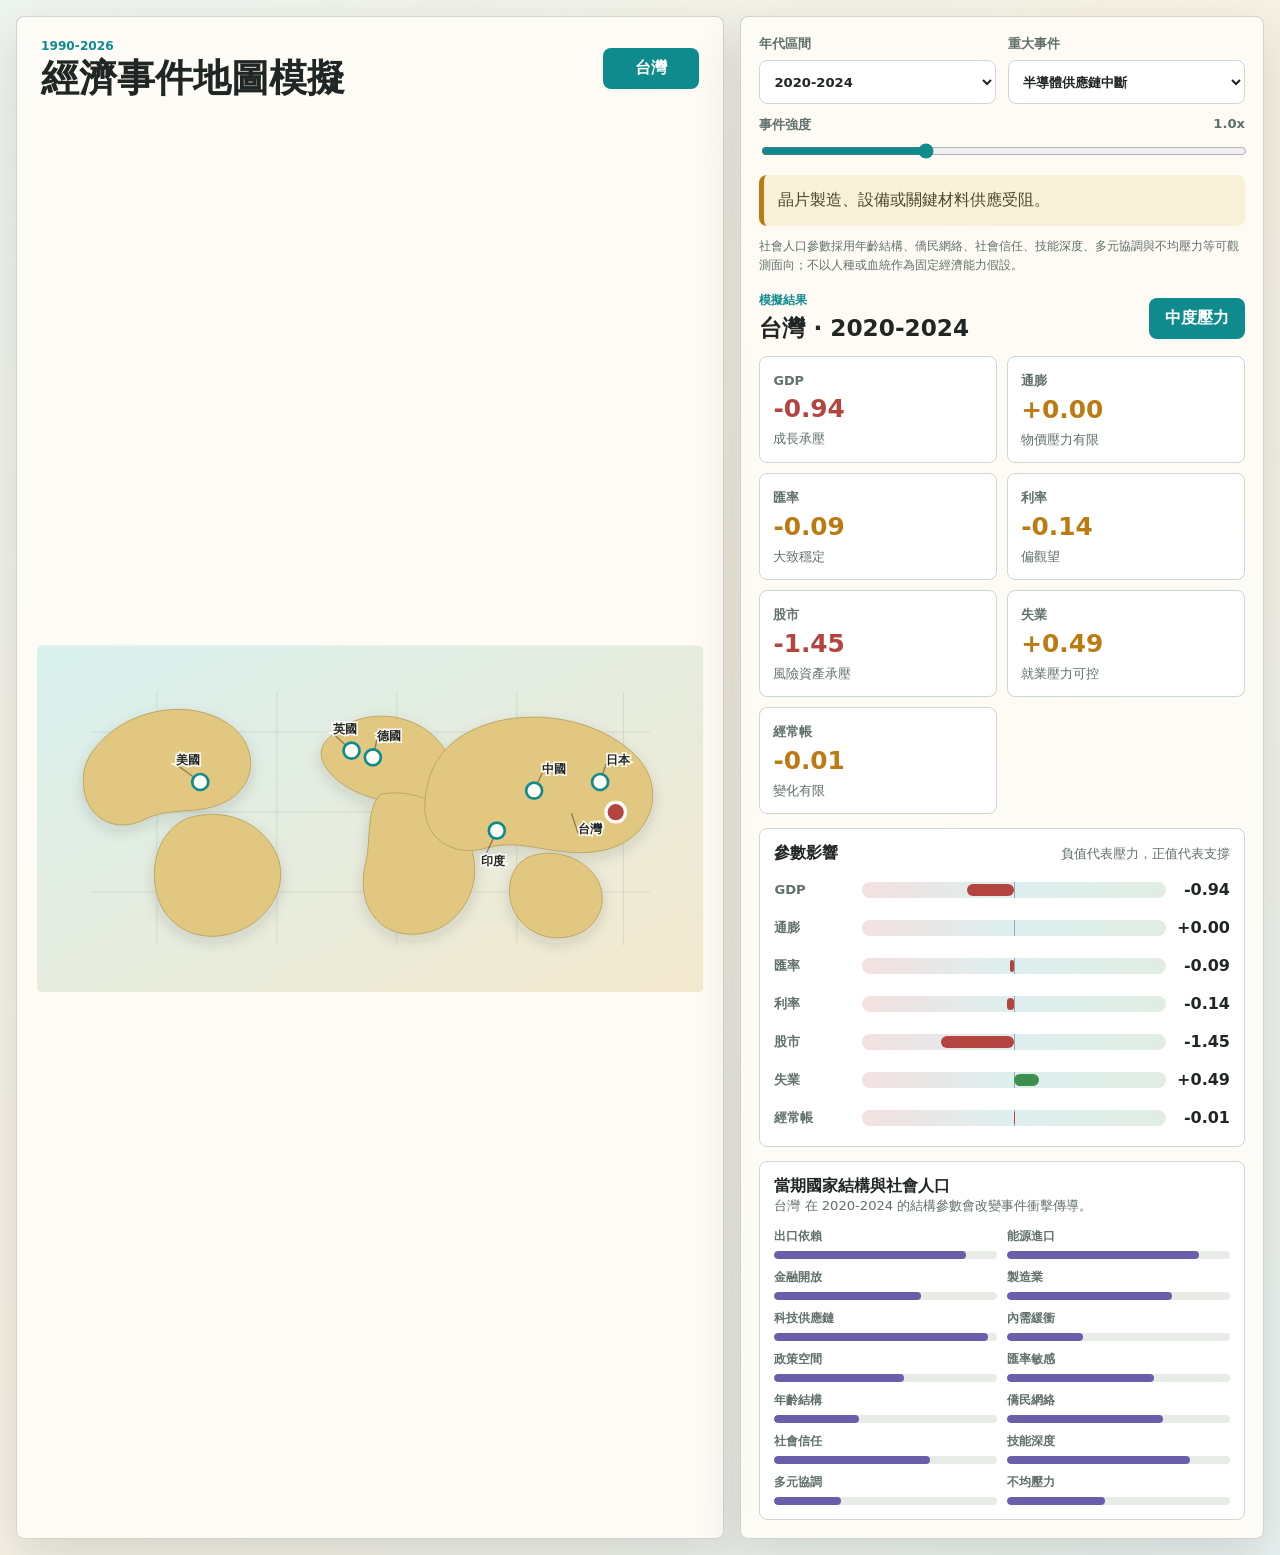
<file: economic-simulation-map/index.html>
<!doctype html>
<html lang="zh-Hant">
  <head>
    <meta charset="utf-8">
    <meta name="viewport" content="width=device-width, initial-scale=1">
    <meta name="description" content="以地圖選國家、年代區間與重大經濟事件，納入經濟結構與社會人口結構，模擬 GDP、通膨、匯率、利率、股市、失業與經常帳影響。">
    <meta name="theme-color" content="#0f8b8d">
    <meta property="og:title" content="經濟事件地圖模擬">
    <meta property="og:description" content="選擇國家、年代區間與重大事件，查看各項經濟參數的方向性影響。">
    <meta property="og:type" content="website">
    <meta property="og:url" content="https://cheni44.github.io/TheDonDon/economic-simulation-map/">
    <title>經濟事件地圖模擬</title>
    <link rel="canonical" href="https://cheni44.github.io/TheDonDon/economic-simulation-map/">
    <link rel="stylesheet" href="styles.css">
  </head>
  <body>
    <main class="app-shell">
      <section class="map-panel" aria-label="國家地圖選擇">
        <div class="topbar">
          <div>
            <p class="eyebrow">1990-2026</p>
            <h1>經濟事件地圖模擬</h1>
          </div>
          <div class="selected-chip" id="selectedCountryChip">台灣</div>
        </div>

        <div class="map-wrap">
          <svg id="worldMap" viewBox="0 0 1000 520" role="img" aria-label="世界地圖，可點選德國、英國、印度、中國、台灣、日本、美國">
            <defs>
              <linearGradient id="sea" x1="0" x2="1" y1="0" y2="1">
                <stop offset="0%" stop-color="#d8f0ee"></stop>
                <stop offset="100%" stop-color="#f4e9cf"></stop>
              </linearGradient>
              <filter id="softShadow" x="-20%" y="-20%" width="140%" height="140%">
                <feDropShadow dx="0" dy="8" stdDeviation="10" flood-color="#20302d" flood-opacity="0.15"></feDropShadow>
              </filter>
            </defs>
            <rect width="1000" height="520" rx="8" fill="url(#sea)"></rect>
            <g class="graticule">
              <path d="M80 130 H920 M80 250 H920 M80 370 H920"></path>
              <path d="M180 70 V450 M360 70 V450 M540 70 V450 M720 70 V450 M880 70 V450"></path>
            </g>
            <g class="land" filter="url(#softShadow)">
              <path d="M98 142 C145 94 231 80 286 117 C332 148 333 208 284 234 C244 256 202 241 162 261 C118 283 75 260 70 214 C67 184 76 164 98 142 Z"></path>
              <path d="M224 260 C281 241 339 265 360 315 C382 367 339 428 273 436 C224 441 183 410 177 359 C172 315 189 277 224 260 Z"></path>
              <path d="M448 131 C489 93 564 100 601 142 C636 181 615 231 561 235 C509 239 451 215 431 179 C421 159 428 144 448 131 Z"></path>
              <path d="M516 223 C576 213 633 247 652 306 C673 370 624 440 554 433 C504 428 480 381 493 327 C502 291 493 244 516 223 Z"></path>
              <path d="M630 141 C706 87 834 101 898 165 C948 215 924 296 842 309 C777 319 728 288 675 304 C625 319 579 290 582 238 C584 197 599 164 630 141 Z"></path>
              <path d="M735 319 C766 304 812 313 836 344 C861 377 846 423 806 435 C762 449 717 423 710 380 C706 354 715 330 735 319 Z"></path>
            </g>
            <g id="countryMarkers"></g>
          </svg>
        </div>
      </section>

      <section class="control-panel" aria-label="模擬控制與結果">
        <div class="control-grid">
          <label>
            年代區間
            <select id="periodSelect"></select>
          </label>
          <label>
            重大事件
            <select id="eventSelect"></select>
          </label>
          <label class="intensity-control">
            <span>事件強度 <strong id="intensityValue">1.0x</strong></span>
            <input id="intensitySlider" type="range" min="0.5" max="2" value="1" step="0.1">
          </label>
        </div>

        <div class="event-summary" id="eventSummary"></div>
        <p class="model-note">社會人口參數採用年齡結構、僑民網絡、社會信任、技能深度、多元協調與不均壓力等可觀測面向；不以人種或血統作為固定經濟能力假設。</p>

        <div class="result-head">
          <div>
            <p class="eyebrow">模擬結果</p>
            <h2 id="resultTitle">台灣 · 2020-2024</h2>
          </div>
          <div class="score-badge" id="riskBadge">中度壓力</div>
        </div>

        <div class="metrics" id="metrics"></div>

        <div class="chart-panel">
          <div class="chart-head">
            <h3>參數影響</h3>
            <span>負值代表壓力，正值代表支撐</span>
          </div>
          <div class="bar-chart" id="barChart"></div>
        </div>

        <div class="profile-panel">
          <div>
            <h3>當期國家結構與社會人口</h3>
            <p id="profileNote"></p>
          </div>
          <div class="profile-grid" id="profileGrid"></div>
        </div>
      </section>
    </main>

    <script src="app.js"></script>
  </body>
</html>
</file>
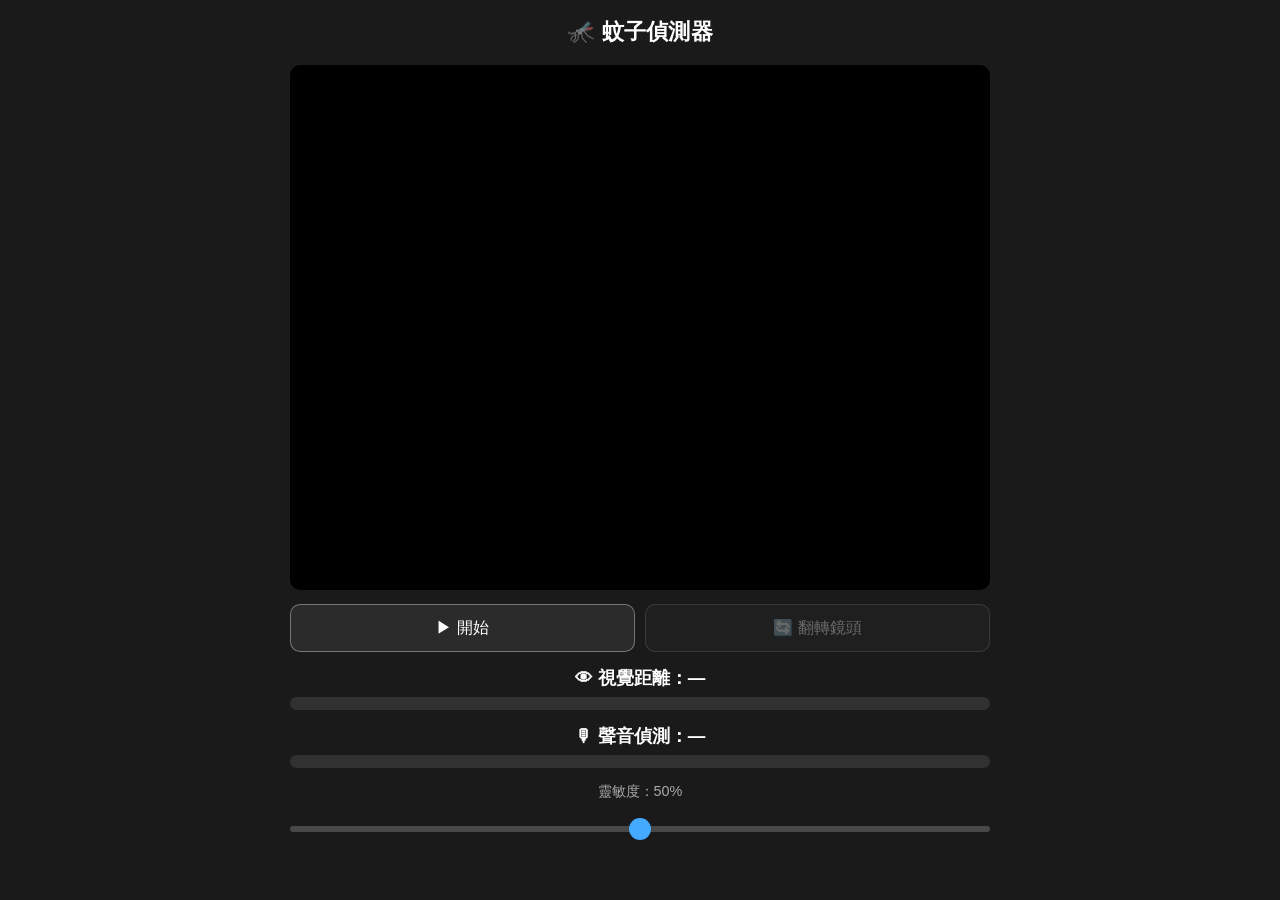
<file: mosquito-detector-web/index.html>
<!DOCTYPE html>
<html lang="zh-TW">
<head>
  <meta charset="UTF-8" />
  <meta name="viewport" content="width=device-width, initial-scale=1.0" />
  <title>🦟 蚊子偵測器</title>
  <link rel="stylesheet" href="style.css" />
</head>
<body>
  <div class="container">
    <h1>🦟 蚊子偵測器</h1>

    <!-- Live preview + bounding-box overlay -->
    <div class="preview-wrapper">
      <video id="video" autoplay muted playsinline></video>
      <canvas id="overlay"></canvas>
    </div>

    <!-- Camera error message + retry -->
    <div id="errorMsg" class="error-msg" hidden>
      <p id="errorText"></p>
      <button id="retryBtn" class="btn btn-retry" hidden>🔄 重試</button>
    </div>

    <!-- Start / Stop + Flip Camera -->
    <div class="controls">
      <button id="startBtn">▶ 開始</button>
      <button id="flipBtn" disabled>🔄 翻轉鏡頭</button>
    </div>

    <!-- Proximity meter (visual blobs) -->
    <div class="proximity-section">
      <p id="proximityText">👁 視覺距離：—</p>
      <div class="prox-bar-bg">
        <div id="proxBar"></div>
      </div>
    </div>

    <!-- Sound detection meter (mic FFT) -->
    <div class="sound-section">
      <p id="soundText">🎙 聲音偵測：—</p>
      <div class="sound-bar-bg">
        <div id="soundBar"></div>
      </div>
    </div>

    <!-- Sensitivity slider -->
    <div class="sensitivity-section">
      <label for="sensitivitySlider">
        靈敏度：<span id="sensitivityValue">50%</span>
      </label>
      <input
        type="range"
        id="sensitivitySlider"
        min="0"
        max="1"
        step="0.01"
        value="0.5"
      />
    </div>
  </div>

  <script src="app.js?v=3" defer></script>
</body>
</html>
</file>
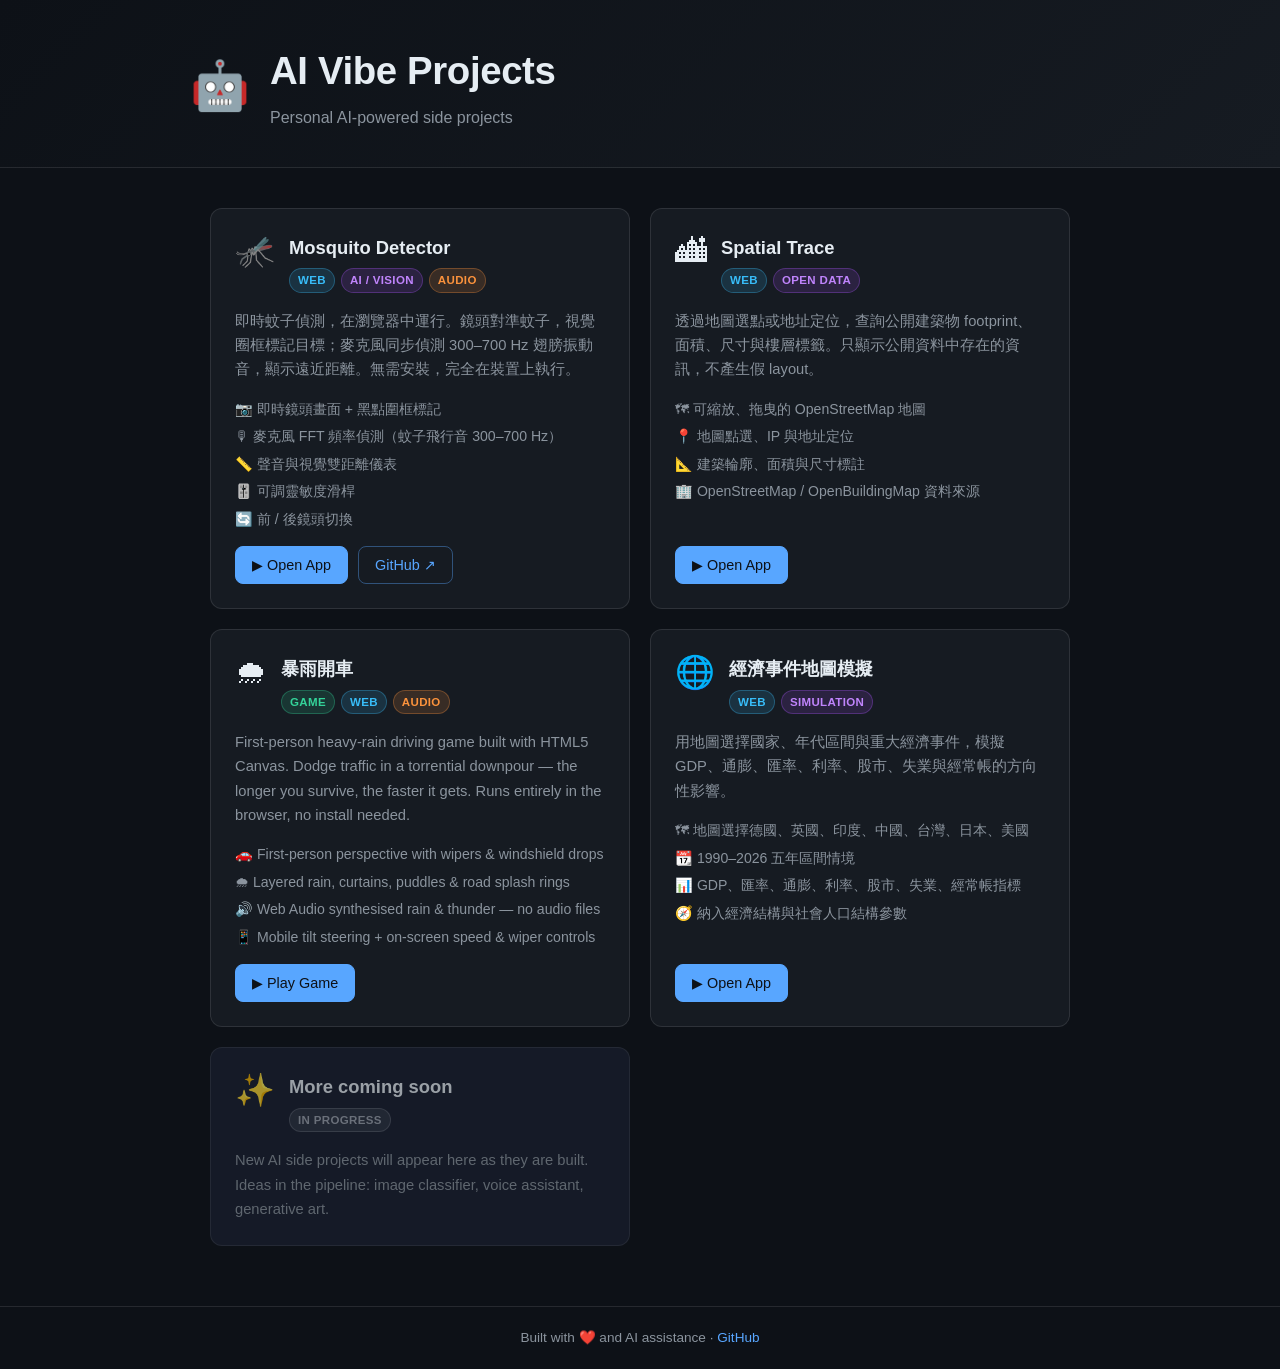
<file: portal/index.html>
<!DOCTYPE html>
<html lang="en">
<head>
  <meta charset="UTF-8" />
  <meta name="viewport" content="width=device-width, initial-scale=1.0" />
  <title>AI Vibe Projects</title>
  <link rel="stylesheet" href="style.css" />
</head>
<body>

  <header class="site-header">
    <div class="header-inner">
      <span class="header-icon">🤖</span>
      <div>
        <h1>AI Vibe Projects</h1>
        <p class="header-sub">Personal AI-powered side projects</p>
      </div>
    </div>
  </header>

  <main class="container">

    <section class="project-grid">

      <!-- ── Mosquito Detector Web ── -->
      <article class="card">
        <div class="card-header">
          <span class="card-icon">🦟</span>
          <div class="card-meta">
            <h2 class="card-title">Mosquito Detector</h2>
            <div class="tags">
              <span class="tag tag-web">Web</span>
              <span class="tag tag-ai">AI / Vision</span>
              <span class="tag tag-audio">Audio</span>
            </div>
          </div>
        </div>
        <p class="card-desc">
          即時蚊子偵測，在瀏覽器中運行。鏡頭對準蚊子，視覺圈框標記目標；麥克風同步偵測 300–700 Hz 翅膀振動音，顯示遠近距離。無需安裝，完全在裝置上執行。
        </p>
        <ul class="card-features">
          <li>📷 即時鏡頭畫面 + 黑點圍框標記</li>
          <li>🎙 麥克風 FFT 頻率偵測（蚊子飛行音 300–700 Hz）</li>
          <li>📏 聲音與視覺雙距離儀表</li>
          <li>🎚️ 可調靈敏度滑桿</li>
          <li>🔄 前 / 後鏡頭切換</li>
        </ul>
        <div class="card-actions">
          <a class="btn btn-primary" href="mosquito-detector-web/">▶ Open App</a>
          <a class="btn btn-secondary" href="https://github.com/search?q=mosquito-detector-web" target="_blank" rel="noopener">GitHub ↗</a>
        </div>
      </article>

      <!-- Spatial Trace -->
      <article class="card">
        <div class="card-header">
          <span class="card-icon">🏙</span>
          <div class="card-meta">
            <h2 class="card-title">Spatial Trace</h2>
            <div class="tags">
              <span class="tag tag-web">Web</span>
              <span class="tag tag-ai">Open Data</span>
            </div>
          </div>
        </div>
        <p class="card-desc">
          透過地圖選點或地址定位，查詢公開建築物 footprint、面積、尺寸與樓層標籤。只顯示公開資料中存在的資訊，不產生假 layout。
        </p>
        <ul class="card-features">
          <li>🗺 可縮放、拖曳的 OpenStreetMap 地圖</li>
          <li>📍 地圖點選、IP 與地址定位</li>
          <li>📐 建築輪廓、面積與尺寸標註</li>
          <li>🏢 OpenStreetMap / OpenBuildingMap 資料來源</li>
        </ul>
        <div class="card-actions">
          <a class="btn btn-primary" href="building-footprint-map/">▶ Open App</a>
        </div>
      </article>

      <!-- ── Rainy Drive ── -->
      <article class="card">
        <div class="card-header">
          <span class="card-icon">🌧</span>
          <div class="card-meta">
            <h2 class="card-title">暴雨開車</h2>
            <div class="tags">
              <span class="tag tag-game">Game</span>
              <span class="tag tag-web">Web</span>
              <span class="tag tag-audio">Audio</span>
            </div>
          </div>
        </div>
        <p class="card-desc">
          First-person heavy-rain driving game built with HTML5 Canvas.
          Dodge traffic in a torrential downpour — the longer you survive, the faster it gets.
          Runs entirely in the browser, no install needed.
        </p>
        <ul class="card-features">
          <li>🚗 First-person perspective with wipers &amp; windshield drops</li>
          <li>🌧 Layered rain, curtains, puddles &amp; road splash rings</li>
          <li>🔊 Web Audio synthesised rain &amp; thunder — no audio files</li>
          <li>📱 Mobile tilt steering + on-screen speed &amp; wiper controls</li>
        </ul>
        <div class="card-actions">
          <a class="btn btn-primary" href="rainy-drive/">▶ Play Game</a>
        </div>
      </article>

      <!-- Economic Simulation Map -->
      <article class="card">
        <div class="card-header">
          <span class="card-icon">🌐</span>
          <div class="card-meta">
            <h2 class="card-title">經濟事件地圖模擬</h2>
            <div class="tags">
              <span class="tag tag-web">Web</span>
              <span class="tag tag-ai">Simulation</span>
            </div>
          </div>
        </div>
        <p class="card-desc">
          用地圖選擇國家、年代區間與重大經濟事件，模擬 GDP、通膨、匯率、利率、股市、失業與經常帳的方向性影響。
        </p>
        <ul class="card-features">
          <li>🗺 地圖選擇德國、英國、印度、中國、台灣、日本、美國</li>
          <li>📆 1990–2026 五年區間情境</li>
          <li>📊 GDP、匯率、通膨、利率、股市、失業、經常帳指標</li>
          <li>🧭 納入經濟結構與社會人口結構參數</li>
        </ul>
        <div class="card-actions">
          <a class="btn btn-primary" href="economic-simulation-map/">▶ Open App</a>
        </div>
      </article>

      <!-- ── Coming soon placeholder ── -->
      <article class="card card-placeholder">
        <div class="card-header">
          <span class="card-icon">✨</span>
          <div class="card-meta">
            <h2 class="card-title">More coming soon</h2>
            <div class="tags">
              <span class="tag tag-wip">In Progress</span>
            </div>
          </div>
        </div>
        <p class="card-desc">
          New AI side projects will appear here as they are built.
          Ideas in the pipeline: image classifier, voice assistant, generative art.
        </p>
      </article>

    </section>

  </main>

  <footer class="site-footer">
    <p>Built with ❤️ and AI assistance · <a href="https://github.com" target="_blank" rel="noopener">GitHub</a></p>
  </footer>

</body>
</html>
</file>
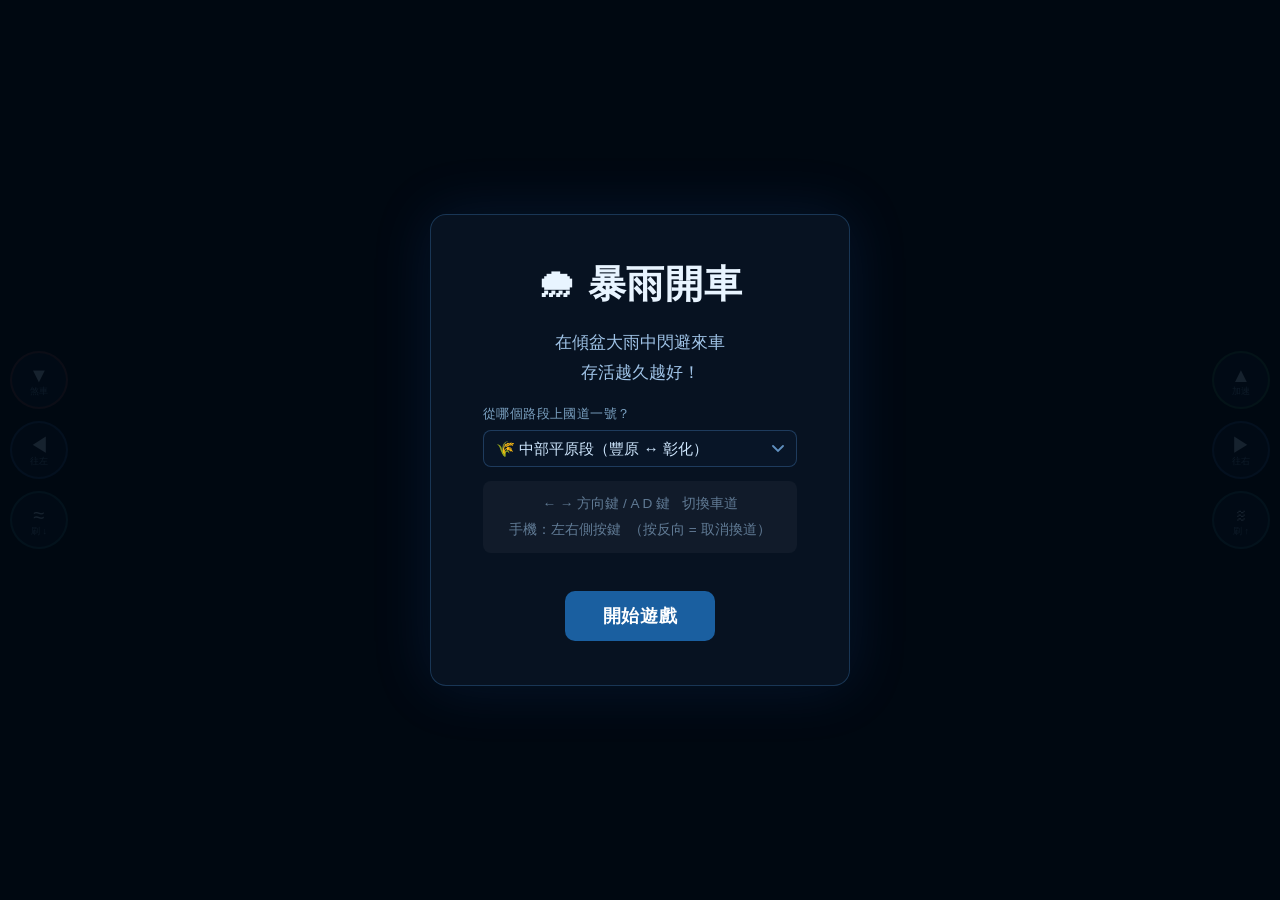
<file: rainy-drive/index.html>
<!DOCTYPE html>
<html lang="zh-TW">
<head>
  <meta charset="UTF-8" />
  <meta name="viewport" content="width=device-width, initial-scale=1.0" />
  <title>暴雨開車</title>
  <link rel="stylesheet" href="style.css" />
</head>
<body>
  <div id="gameWrapper">
    <canvas id="gameCanvas"></canvas>

    <!-- Overlays inside #gameWrapper — rotate to landscape with the wrapper on portrait mobile -->
    <div id="startScreen" class="overlay">
      <div class="card">
        <h1>🌧 暴雨開車</h1>
        <p>在傾盆大雨中閃避來車<br>存活越久越好！</p>
        <div class="scene-selector">
          <label for="sceneSelect">從哪個路段上國道一號？</label>
          <select id="sceneSelect">
            <option value="urban_north">🏙 北部都市段（基隆 ↔ 三重）</option>
            <option value="suburban">🌿 桃竹苗段（楊梅 ↔ 苗栗）</option>
            <option value="plains" selected>🌾 中部平原段（豐原 ↔ 彰化）</option>
            <option value="flatlands">🌻 雲嘉平原段（斗南 ↔ 水上）</option>
            <option value="tropical">🌴 南部都市段（台南 ↔ 高雄）</option>
          </select>
        </div>
        <p class="hint">
          ← → 方向鍵 / A D 鍵 &nbsp; 切換車道<br>
          手機：左右側按鍵 &nbsp;（按反向 = 取消換道）
        </p>
        <button id="startBtn">開始遊戲</button>
      </div>
    </div>

    <div id="gameOverScreen" class="overlay hidden">
      <div class="card">
        <h1>💥 撞車了！</h1>
        <p id="finalScore"></p>
        <p id="bestScore"></p>
        <button id="restartBtn">再試一次</button>
      </div>
    </div>

    <!-- Left side controls -->
    <div id="leftControls" class="side-controls side-left hidden">
      <button class="ctrl-btn ctrl-brake" id="btnBrake">
        <div class="btn-icon">▼</div><div class="btn-label">煞車</div>
      </button>
      <button class="ctrl-btn ctrl-steer" id="btnLeft">
        <div class="btn-icon">◀</div><div class="btn-label">往左</div>
      </button>
      <button class="ctrl-btn ctrl-wiper" id="btnWiperSlow">
        <div class="btn-icon">≈</div><div class="btn-label">刷 ↓</div>
      </button>
    </div>

    <!-- Right side controls -->
    <div id="rightControls" class="side-controls side-right hidden">
      <button class="ctrl-btn ctrl-accel" id="btnAccel">
        <div class="btn-icon">▲</div><div class="btn-label">加速</div>
      </button>
      <button class="ctrl-btn ctrl-steer" id="btnRight">
        <div class="btn-icon">▶</div><div class="btn-label">往右</div>
      </button>
      <button class="ctrl-btn ctrl-wiper" id="btnWiperFast">
        <div class="btn-icon">≋</div><div class="btn-label">刷 ↑</div>
      </button>
    </div>

  </div><!-- /#gameWrapper -->

  <script src="game.js"></script>
</body>
</html>
</file>
<file: economic-simulation-map/styles.css>
:root {
  --ink: #202624;
  --muted: #60706a;
  --line: #cbd8d0;
  --panel: #fffdf7;
  --paper: #f7f1e3;
  --teal: #0f8b8d;
  --green: #3f8f4c;
  --amber: #bc7a12;
  --red: #b4443f;
  --violet: #6a5eaa;
  --shadow: 0 18px 50px rgba(32, 38, 36, 0.14);
}

* {
  box-sizing: border-box;
}

body {
  margin: 0;
  min-height: 100vh;
  background: linear-gradient(135deg, #eef4ef 0%, #f7f1e3 48%, #e8f2f0 100%);
  color: var(--ink);
  font-family: Inter, "Noto Sans TC", "PingFang TC", system-ui, sans-serif;
}

button,
select,
input {
  font: inherit;
}

.app-shell {
  width: min(1480px, calc(100vw - 32px));
  min-height: calc(100vh - 32px);
  margin: 16px auto;
  display: grid;
  grid-template-columns: minmax(520px, 1.15fr) minmax(420px, 0.85fr);
  gap: 16px;
}

.map-panel,
.control-panel {
  background: rgba(255, 253, 247, 0.86);
  border: 1px solid rgba(121, 139, 130, 0.35);
  border-radius: 8px;
  box-shadow: var(--shadow);
}

.map-panel {
  display: flex;
  flex-direction: column;
  min-height: 640px;
  overflow: hidden;
}

.topbar,
.result-head {
  display: flex;
  align-items: center;
  justify-content: space-between;
  gap: 16px;
  padding: 22px 24px 14px;
}

.eyebrow {
  margin: 0 0 4px;
  color: var(--teal);
  font-size: 0.76rem;
  font-weight: 800;
}

h1,
h2,
h3,
p {
  margin-top: 0;
}

h1 {
  margin-bottom: 0;
  font-size: clamp(1.55rem, 3vw, 2.75rem);
  line-height: 1.08;
}

h2 {
  margin-bottom: 0;
  font-size: 1.45rem;
}

h3 {
  margin-bottom: 0;
  font-size: 1rem;
}

.selected-chip,
.score-badge {
  min-width: 96px;
  padding: 10px 13px;
  border-radius: 8px;
  text-align: center;
  color: #fff;
  background: var(--teal);
  font-weight: 800;
}

.score-badge.stress-high {
  background: var(--red);
}

.score-badge.stress-low {
  background: var(--green);
}

.map-wrap {
  flex: 1;
  min-height: 0;
  padding: 10px 20px 22px;
}

#worldMap {
  width: 100%;
  height: 100%;
  min-height: 520px;
  display: block;
}

.graticule path {
  fill: none;
  stroke: rgba(91, 117, 107, 0.22);
  stroke-width: 1;
}

.land path {
  fill: #e1c780;
  stroke: #bda762;
  stroke-width: 1.5;
}

.country-marker {
  cursor: pointer;
}

.marker-dot {
  fill: #fffdf7;
  stroke: var(--teal);
  stroke-width: 4;
  transition: transform 140ms ease, fill 140ms ease, stroke 140ms ease;
}

.country-marker:hover .marker-dot,
.country-marker.active .marker-dot {
  fill: var(--red);
  stroke: #fff;
  transform: scale(1.22);
  transform-origin: center;
}

.marker-label {
  fill: var(--ink);
  paint-order: stroke;
  stroke: rgba(255, 253, 247, 0.92);
  stroke-width: 5;
  font-size: 18px;
  font-weight: 900;
  pointer-events: none;
}

.control-panel {
  padding: 18px;
  overflow: auto;
}

.control-grid {
  display: grid;
  grid-template-columns: 1fr 1fr;
  gap: 12px;
}

label {
  display: grid;
  gap: 7px;
  color: var(--muted);
  font-size: 0.82rem;
  font-weight: 800;
}

select {
  width: 100%;
  height: 44px;
  border: 1px solid var(--line);
  border-radius: 8px;
  background: #fff;
  color: var(--ink);
  padding: 0 10px;
}

.intensity-control {
  grid-column: 1 / -1;
}

.intensity-control span {
  display: flex;
  justify-content: space-between;
}

input[type="range"] {
  accent-color: var(--teal);
  width: 100%;
}

.event-summary {
  margin-top: 14px;
  padding: 13px 14px;
  border-left: 5px solid var(--amber);
  background: rgba(246, 232, 190, 0.52);
  color: #4d4430;
  border-radius: 8px;
  line-height: 1.55;
}

.model-note {
  margin: 10px 0 0;
  color: var(--muted);
  font-size: 0.78rem;
  line-height: 1.55;
}

.result-head {
  padding: 18px 0 12px;
}

.metrics {
  display: grid;
  grid-template-columns: repeat(2, minmax(0, 1fr));
  gap: 10px;
}

.metric {
  min-height: 96px;
  border: 1px solid var(--line);
  border-radius: 8px;
  background: #fff;
  padding: 13px;
}

.metric span {
  color: var(--muted);
  font-size: 0.8rem;
  font-weight: 800;
}

.metric strong {
  display: block;
  margin-top: 8px;
  font-size: 1.55rem;
  line-height: 1;
}

.metric small {
  display: block;
  margin-top: 8px;
  color: var(--muted);
}

.positive strong {
  color: var(--green);
}

.negative strong {
  color: var(--red);
}

.neutral strong {
  color: var(--amber);
}

.chart-panel,
.profile-panel {
  margin-top: 14px;
  border: 1px solid var(--line);
  border-radius: 8px;
  background: #fff;
  padding: 14px;
}

.chart-head {
  display: flex;
  align-items: baseline;
  justify-content: space-between;
  gap: 12px;
  margin-bottom: 12px;
}

.chart-head span,
.profile-panel p {
  color: var(--muted);
  font-size: 0.82rem;
}

.bar-chart {
  display: grid;
  gap: 10px;
}

.bar-row {
  display: grid;
  grid-template-columns: 78px 1fr 54px;
  gap: 10px;
  align-items: center;
  min-height: 28px;
}

.bar-label {
  color: var(--muted);
  font-size: 0.82rem;
  font-weight: 800;
}

.bar-track {
  position: relative;
  height: 16px;
  background: linear-gradient(90deg, rgba(180, 68, 63, 0.16), rgba(15, 139, 141, 0.14), rgba(63, 143, 76, 0.16));
  border-radius: 8px;
  overflow: hidden;
}

.bar-track::before {
  content: "";
  position: absolute;
  left: 50%;
  top: 0;
  width: 1px;
  height: 100%;
  background: rgba(32, 38, 36, 0.35);
}

.bar-fill {
  position: absolute;
  top: 2px;
  height: 12px;
  border-radius: 8px;
}

.bar-fill.positive {
  left: 50%;
  background: var(--green);
}

.bar-fill.negative {
  right: 50%;
  background: var(--red);
}

.bar-value {
  font-variant-numeric: tabular-nums;
  text-align: right;
  font-weight: 800;
}

.profile-grid {
  display: grid;
  grid-template-columns: repeat(2, minmax(0, 1fr));
  gap: 10px;
  margin-top: 12px;
}

.profile-item {
  display: grid;
  gap: 6px;
}

.profile-item span {
  color: var(--muted);
  font-size: 0.78rem;
  font-weight: 800;
}

.mini-track {
  height: 8px;
  border-radius: 8px;
  background: #e7ece7;
  overflow: hidden;
}

.mini-fill {
  height: 100%;
  background: var(--violet);
  border-radius: 8px;
}

@media (max-width: 980px) {
  .app-shell {
    grid-template-columns: 1fr;
  }

  .map-panel {
    min-height: 560px;
  }
}

@media (max-width: 560px) {
  .app-shell {
    width: min(100vw - 20px, 1480px);
    margin: 10px auto;
  }

  .topbar,
  .result-head,
  .chart-head {
    align-items: stretch;
    flex-direction: column;
  }

  .control-grid,
  .metrics,
  .profile-grid {
    grid-template-columns: 1fr;
  }

  .bar-row {
    grid-template-columns: 68px 1fr 48px;
  }
}
</file>
<file: mosquito-detector-web/style.css>
/* ── Reset & base ─────────────────────────────────────────────────────────── */
/* Ensure [hidden] always wins regardless of any display class */
[hidden] { display: none !important; }

*, *::before, *::after {
  box-sizing: border-box;
  margin: 0;
  padding: 0;
}

body {
  font-family: -apple-system, BlinkMacSystemFont, 'Segoe UI', Roboto, sans-serif;
  background: #1a1a1a;
  color: #ffffff;
  min-height: 100vh;
  padding: 12px;
  /* Prevent horizontal overflow on any viewport */
  overflow-x: hidden;
}

/* ── Page container ──────────────────────────────────────────────────────── */
.container {
  max-width: 700px;
  margin: 0 auto;
  display: flex;
  flex-direction: column;
  gap: 14px;
}

h1 {
  font-size: 1.4rem;
  text-align: center;
  padding: 4px 0;
  letter-spacing: 0.01em;
}

/* ── Camera preview + overlay ────────────────────────────────────────────── */
.preview-wrapper {
  position: relative;
  width: 100%;
  /* 4:3 aspect ratio — works well for both portrait and landscape cameras */
  aspect-ratio: 4 / 3;
  background: #000;
  border-radius: 10px;
  overflow: hidden;
}

/* Video and overlay canvas fill the wrapper exactly */
.preview-wrapper video,
.preview-wrapper canvas {
  position: absolute;
  top: 0;
  left: 0;
  width: 100%;
  height: 100%;
  object-fit: cover; /* video: fill without distortion */
}

#overlay {
  /* Canvas sits on top of video; clicks pass through */
  pointer-events: none;
}

/* ── Permission banner (shown while browser dialog is pending) ───────────── */
.perm-banner {
  display: flex;
  align-items: center;
  gap: 10px;
  background: rgba(68, 170, 255, 0.12);
  border: 1px solid rgba(68, 170, 255, 0.4);
  border-radius: 8px;
  padding: 12px 14px;
  font-size: 0.95rem;
  line-height: 1.5;
  animation: pulse-border 1.5s ease-in-out infinite;
}

.perm-banner-icon {
  font-size: 1.4rem;
  flex-shrink: 0;
}

@keyframes pulse-border {
  0%, 100% { border-color: rgba(68, 170, 255, 0.4); }
  50%       { border-color: rgba(68, 170, 255, 0.9); }
}

/* ── Error message ───────────────────────────────────────────────────────── */
.error-msg {
  background: #5a1010;
  border: 1px solid #ff4444;
  border-radius: 8px;
  padding: 14px 16px;
  font-size: 0.9rem;
  line-height: 1.5;
  color: #ffcccc;
  display: flex;
  flex-direction: column;
  gap: 10px;
}

/* Numbered recovery steps inside error box */
.perm-steps {
  margin: 0;
  padding-left: 20px;
  display: flex;
  flex-direction: column;
  gap: 5px;
  color: #ffd0d0;
  font-size: 0.88rem;
  line-height: 1.6;
}

/* Retry button inside error box */
.btn-retry {
  align-self: flex-start;
  min-height: 38px;
  padding: 0 18px;
  border-radius: 8px;
  background: rgba(255, 80, 80, 0.25);
  color: #ffcccc;
  border: 1px solid rgba(255, 80, 80, 0.5);
  font-size: 0.9rem;
  font-weight: 500;
  cursor: pointer;
  transition: background 0.15s;
}

.btn-retry:hover {
  background: rgba(255, 80, 80, 0.4);
}

/* ── Control buttons ─────────────────────────────────────────────────────── */
.controls {
  display: flex;
  gap: 10px;
}

.controls button {
  flex: 1;
  /* Minimum 44 px tap target per accessibility guidelines */
  min-height: 48px;
  border: 1px solid rgba(255, 255, 255, 0.35);
  border-radius: 10px;
  background: rgba(255, 255, 255, 0.08);
  color: #ffffff;
  font-size: 1rem;
  font-weight: 500;
  cursor: pointer;
  transition: background 0.15s, border-color 0.15s;
  /* Prevent text selection on double-tap (mobile) */
  user-select: none;
  -webkit-user-select: none;
}

.controls button:hover:not(:disabled) {
  background: rgba(255, 255, 255, 0.16);
  border-color: rgba(255, 255, 255, 0.6);
}

.controls button:active:not(:disabled) {
  background: rgba(255, 255, 255, 0.24);
}

.controls button:disabled {
  opacity: 0.35;
  cursor: not-allowed;
}

/* ── Proximity meter ─────────────────────────────────────────────────────── */
.proximity-section {
  display: flex;
  flex-direction: column;
  gap: 7px;
}

#proximityText {
  font-size: 1.1rem;
  font-weight: 600;
  text-align: center;
}

/* Track */
.prox-bar-bg {
  width: 100%;
  height: 13px;
  background: rgba(255, 255, 255, 0.1);
  border-radius: 7px;
  overflow: hidden;
}

/* Fill — colour controlled via --prox-color CSS custom property */
#proxBar {
  height: 100%;
  width: 0%;
  background: var(--prox-color, #44ff44);
  border-radius: 7px;
  transition: width 0.1s ease, background 0.15s ease;
}

/* ── Sound detection meter ───────────────────────────────────────────────── */
.sound-section {
  display: flex;
  flex-direction: column;
  gap: 7px;
}

#soundText {
  font-size: 1.1rem;
  font-weight: 600;
  text-align: center;
}

.sound-bar-bg {
  width: 100%;
  height: 13px;
  background: rgba(255, 255, 255, 0.1);
  border-radius: 7px;
  overflow: hidden;
}

#soundBar {
  height: 100%;
  width: 0%;
  background: var(--sound-color, #44dd77);
  border-radius: 7px;
  transition: width 0.12s ease, background 0.18s ease;
}

/* ── Sensitivity slider ───────────────────────────────────────────────────── */
.sensitivity-section {
  display: flex;
  flex-direction: column;
  gap: 6px;
}

.sensitivity-section label {
  font-size: 0.9rem;
  color: #aaaaaa;
  text-align: center;
}

input[type="range"] {
  width: 100%;
  height: 44px;  /* large enough tap target */
  cursor: pointer;
  accent-color: #44aaff;
  /* Remove default iOS styling */
  -webkit-appearance: none;
  appearance: none;
  background: transparent;
}

/* Custom track for cross-browser consistency */
input[type="range"]::-webkit-slider-runnable-track {
  height: 6px;
  background: rgba(255, 255, 255, 0.2);
  border-radius: 3px;
}

input[type="range"]::-webkit-slider-thumb {
  -webkit-appearance: none;
  width: 22px;
  height: 22px;
  border-radius: 50%;
  background: #44aaff;
  margin-top: -8px;
  cursor: pointer;
}

input[type="range"]::-moz-range-track {
  height: 6px;
  background: rgba(255, 255, 255, 0.2);
  border-radius: 3px;
}

input[type="range"]::-moz-range-thumb {
  width: 22px;
  height: 22px;
  border: none;
  border-radius: 50%;
  background: #44aaff;
  cursor: pointer;
}

/* ── Responsive: narrow viewports ────────────────────────────────────────── */
@media (max-width: 600px) {
  body {
    padding: 8px;
  }

  h1 {
    font-size: 1.2rem;
  }

  .controls button {
    font-size: 0.95rem;
  }
}

/* Extra-small phones (≥ 320 px) — guard against any overflow */
@media (max-width: 360px) {
  .controls {
    flex-direction: column;
  }
}
</file>
<file: portal/style.css>
/* ── Reset & base ─────────────────────────────────────────────────────────── */
*, *::before, *::after {
  box-sizing: border-box;
  margin: 0;
  padding: 0;
}

:root {
  --bg:          #0d1117;
  --bg-card:     #161b22;
  --bg-card-dim: #1a2030;
  --border:      rgba(255, 255, 255, 0.1);
  --text:        #e6edf3;
  --text-muted:  #8b949e;
  --accent:      #58a6ff;
  --accent-hover:#79b8ff;
  --radius:      12px;
}

html { scroll-behavior: smooth; }

body {
  font-family: -apple-system, BlinkMacSystemFont, 'Segoe UI', Roboto, sans-serif;
  background: var(--bg);
  color: var(--text);
  min-height: 100vh;
  line-height: 1.6;
}

code {
  font-family: 'SFMono-Regular', Consolas, monospace;
  font-size: 0.85em;
  background: rgba(255,255,255,0.08);
  padding: 1px 5px;
  border-radius: 4px;
}

/* ── Site header ─────────────────────────────────────────────────────────── */
.site-header {
  background: linear-gradient(135deg, #0d1117 0%, #161b22 100%);
  border-bottom: 1px solid var(--border);
  padding: 40px 20px 36px;
}

.header-inner {
  max-width: 900px;
  margin: 0 auto;
  display: flex;
  align-items: center;
  gap: 20px;
}

.header-icon {
  font-size: 3rem;
  line-height: 1;
  flex-shrink: 0;
}

h1 {
  font-size: clamp(1.6rem, 4vw, 2.4rem);
  font-weight: 700;
  letter-spacing: -0.01em;
  color: var(--text);
}

.header-sub {
  color: var(--text-muted);
  font-size: 1rem;
  margin-top: 4px;
}

/* ── Container ───────────────────────────────────────────────────────────── */
.container {
  max-width: 900px;
  margin: 0 auto;
  padding: 40px 20px 60px;
}

/* ── Project grid ────────────────────────────────────────────────────────── */
.project-grid {
  display: grid;
  grid-template-columns: repeat(auto-fill, minmax(min(100%, 400px), 1fr));
  gap: 20px;
}

/* ── Project card ────────────────────────────────────────────────────────── */
.card {
  background: var(--bg-card);
  border: 1px solid var(--border);
  border-radius: var(--radius);
  padding: 24px;
  display: flex;
  flex-direction: column;
  gap: 16px;
  transition: border-color 0.2s, transform 0.15s;
}

.card:hover {
  border-color: rgba(88, 166, 255, 0.4);
  transform: translateY(-2px);
}

.card-placeholder {
  background: var(--bg-card-dim);
  opacity: 0.65;
}

.card-placeholder:hover {
  transform: none;
  border-color: var(--border);
}

/* Card header: icon + title + tags */
.card-header {
  display: flex;
  align-items: flex-start;
  gap: 14px;
}

.card-icon {
  font-size: 2rem;
  line-height: 1;
  flex-shrink: 0;
  margin-top: 2px;
}

.card-meta {
  display: flex;
  flex-direction: column;
  gap: 6px;
  min-width: 0;
}

.card-title {
  font-size: 1.15rem;
  font-weight: 600;
  color: var(--text);
}

/* ── Tags / badges ───────────────────────────────────────────────────────── */
.tags {
  display: flex;
  flex-wrap: wrap;
  gap: 6px;
}

.tag {
  font-size: 0.72rem;
  font-weight: 600;
  letter-spacing: 0.03em;
  text-transform: uppercase;
  padding: 2px 8px;
  border-radius: 20px;
  border: 1px solid transparent;
}

.tag-web    { background: rgba(56, 189, 248, 0.15); color: #38bdf8; border-color: rgba(56,189,248,0.3); }
.tag-ai     { background: rgba(168, 85, 247, 0.15); color: #c084fc; border-color: rgba(168,85,247,0.3); }
.tag-audio  { background: rgba(251, 146, 60, 0.15); color: #fb923c; border-color: rgba(251,146,60,0.3); }
.tag-ios    { background: rgba(99, 182, 255, 0.15); color: #63b6ff; border-color: rgba(99,182,255,0.3); }
.tag-python { background: rgba(250, 204, 21, 0.15); color: #facc15; border-color: rgba(250,204,21,0.3); }
.tag-wip    { background: rgba(156, 163, 175, 0.15); color: #9ca3af; border-color: rgba(156,163,175,0.3); }
.tag-game   { background: rgba(52, 211, 153, 0.15);  color: #34d399; border-color: rgba(52,211,153,0.3); }

/* ── Card body ───────────────────────────────────────────────────────────── */
.card-desc {
  font-size: 0.92rem;
  color: var(--text-muted);
  line-height: 1.65;
}

.card-features {
  list-style: none;
  display: flex;
  flex-direction: column;
  gap: 5px;
}

.card-features li {
  font-size: 0.88rem;
  color: var(--text-muted);
}

/* ── Card actions ────────────────────────────────────────────────────────── */
.card-actions {
  display: flex;
  gap: 10px;
  flex-wrap: wrap;
  margin-top: auto; /* push to bottom of card */
}

.btn {
  display: inline-flex;
  align-items: center;
  justify-content: center;
  min-height: 38px;
  padding: 0 16px;
  border-radius: 8px;
  font-size: 0.9rem;
  font-weight: 500;
  text-decoration: none;
  cursor: pointer;
  transition: background 0.15s, color 0.15s;
  white-space: nowrap;
}

.btn-primary {
  background: var(--accent);
  color: #0d1117;
  border: 1px solid var(--accent);
}

.btn-primary:hover {
  background: var(--accent-hover);
  border-color: var(--accent-hover);
}

.btn-secondary {
  background: transparent;
  color: var(--accent);
  border: 1px solid rgba(88, 166, 255, 0.4);
}

.btn-secondary:hover {
  background: rgba(88, 166, 255, 0.1);
  border-color: var(--accent);
}

/* ── Footer ──────────────────────────────────────────────────────────────── */
.site-footer {
  border-top: 1px solid var(--border);
  padding: 20px;
  text-align: center;
  font-size: 0.85rem;
  color: var(--text-muted);
}

.site-footer a {
  color: var(--accent);
  text-decoration: none;
}

.site-footer a:hover {
  text-decoration: underline;
}

/* ── Responsive ──────────────────────────────────────────────────────────── */
@media (max-width: 500px) {
  .site-header { padding: 28px 16px; }
  .header-icon { font-size: 2.2rem; }
  .container   { padding: 24px 16px 48px; }
  .card        { padding: 18px; }
  .card-actions { flex-direction: column; }
  .btn         { width: 100%; }
}
</file>
<file: rainy-drive/style.css>
/* ─── Wrapper: fills viewport; rotated to landscape on portrait mobile ─ */
#gameWrapper {
  position: fixed;
  inset: 0;
  overflow: hidden;
  background: #000;
}

/* Rotation is handled entirely by JS (applyLayout in game.js).
   No CSS media-query rotation — avoids iOS Safari sizing quirks. */

* { margin: 0; padding: 0; box-sizing: border-box; }

body {
  background: #000;
  overflow: hidden;
  font-family: 'Helvetica Neue', Arial, sans-serif;
  user-select: none;
}

/* Canvas fills wrapper exactly */
#gameCanvas {
  position: absolute;
  inset: 0;
  width: 100%;
  height: 100%;
  display: block;
  touch-action: none;
}

/* ─── Overlays (absolute inside wrapper) ──────────────────────── */
.overlay {
  position: absolute;
  inset: 0;
  display: flex;
  align-items: center;
  justify-content: center;
  background: rgba(0, 10, 20, 0.88);
  z-index: 10;
}
.overlay.hidden { display: none; }

.card {
  text-align: center;
  padding: 44px 52px;
  background: rgba(8, 20, 35, 0.92);
  border: 1px solid rgba(80, 160, 240, 0.25);
  border-radius: 16px;
  color: #e8f4ff;
  max-width: 420px;
  width: 90%;
  box-shadow: 0 0 60px rgba(40, 100, 200, 0.15);
}

.card h1 { font-size: 2.4rem; font-weight: 700; margin-bottom: 18px; letter-spacing: 0.02em; }
.card p  { font-size: 1.05rem; line-height: 1.75; color: #a0c4e8; margin-bottom: 10px; }

.hint {
  font-size: 0.85rem !important;
  color: #607a94 !important;
  background: rgba(255,255,255,0.04);
  border-radius: 8px;
  padding: 10px 14px;
  margin-top: 14px;
  line-height: 1.9 !important;
}
.hint strong { color: #88b8e0; }

.scene-selector {
  margin: 18px 0 4px;
  text-align: left;
}
.scene-selector label {
  display: block;
  font-size: 0.82rem;
  color: #7aa0c0;
  margin-bottom: 7px;
  letter-spacing: 0.03em;
}
.scene-selector select {
  width: 100%;
  padding: 9px 12px;
  font-size: 0.95rem;
  background: rgba(10,22,40,0.88);
  color: #d0e8ff;
  border: 1px solid rgba(80,150,220,0.30);
  border-radius: 8px;
  outline: none;
  cursor: pointer;
  appearance: none;
  background-image: url("data:image/svg+xml,%3Csvg xmlns='http://www.w3.org/2000/svg' width='12' height='8' viewBox='0 0 12 8'%3E%3Cpath d='M1 1l5 5 5-5' stroke='%236090c0' stroke-width='1.8' fill='none' stroke-linecap='round'/%3E%3C/svg%3E");
  background-repeat: no-repeat;
  background-position: right 12px center;
}
.scene-selector select:focus { border-color: rgba(80,160,240,0.55); }

.card button {
  margin-top: 28px;
  padding: 13px 38px;
  font-size: 1.1rem;
  font-weight: 600;
  background: #1a5fa0;
  color: #fff;
  border: none;
  border-radius: 10px;
  cursor: pointer;
  transition: background 0.2s, transform 0.1s;
  letter-spacing: 0.04em;
}
.card button:hover  { background: #2272c0; }
.card button:active { transform: scale(0.97); }

/* ─── Side game controls (absolute inside wrapper) ─────────────── */
.side-controls {
  position: absolute;
  top: 50%;
  transform: translateY(-50%);
  display: flex;
  flex-direction: column;
  align-items: center;
  gap: 12px;
  z-index: 5;
}
.side-left  { left: 10px; }
.side-right { right: 10px; }

.ctrl-btn {
  width: 58px;
  height: 58px;
  border-radius: 50%;
  background: rgba(10, 22, 42, 0.82);
  border: 2px solid rgba(80, 150, 230, 0.32);
  color: rgba(200, 230, 255, 0.92);
  cursor: pointer;
  touch-action: none;
  user-select: none;
  display: flex;
  flex-direction: column;
  align-items: center;
  justify-content: center;
  gap: 2px;
  -webkit-backdrop-filter: blur(4px);
  backdrop-filter: blur(4px);
  transition: background 0.10s, border-color 0.10s, transform 0.07s;
  padding: 0;
}
.ctrl-btn:active, .ctrl-btn.pressing {
  transform: scale(0.90);
}

.btn-icon  { font-size: 1.25rem; line-height: 1; }
.btn-label { font-size: 0.56rem; line-height: 1; letter-spacing: 0.02em; color: rgba(155, 210, 255, 0.65); }

/* Per-type colours */
.ctrl-brake { border-color: rgba(220, 80,  60, 0.42); }
.ctrl-brake:active,  .ctrl-brake.pressing  { background: rgba(100, 28, 18, 0.88); border-color: rgba(255, 100, 80, 0.72); }
.ctrl-accel { border-color: rgba(60,  200, 90, 0.42); }
.ctrl-accel:active,  .ctrl-accel.pressing  { background: rgba(18,  78, 28, 0.88); border-color: rgba(80,  255, 120, 0.72); }
.ctrl-steer { border-color: rgba(60,  140, 230, 0.42); }
.ctrl-steer:active,  .ctrl-steer.pressing  { background: rgba(18,  48, 110, 0.88); border-color: rgba(80,  185, 255, 0.72); }
.ctrl-wiper { border-color: rgba(60,  190, 190, 0.38); }
.ctrl-wiper:active,  .ctrl-wiper.pressing  { background: rgba(18,  72,  80, 0.88); border-color: rgba(80,  235, 235, 0.68); }

/* ─── Landscape / small-height: compact card so buttons stay on screen ─── */
@media (max-height: 520px) {
  .overlay { align-items: flex-start; padding: 8px 0; overflow-y: auto; }
  .card {
    padding: 16px 28px;
    max-width: 500px;
    width: 96%;
    border-radius: 10px;
    margin: auto;
  }
  .card h1 { font-size: 1.5rem; margin-bottom: 8px; }
  .card p  { font-size: 0.88rem; line-height: 1.5; margin-bottom: 6px; }
  .hint    { padding: 6px 10px; margin-top: 8px; line-height: 1.6 !important; }
  .scene-selector { margin: 8px 0 2px; }
  .card button { margin-top: 14px; padding: 10px 30px; font-size: 1rem; }
}
</file>
